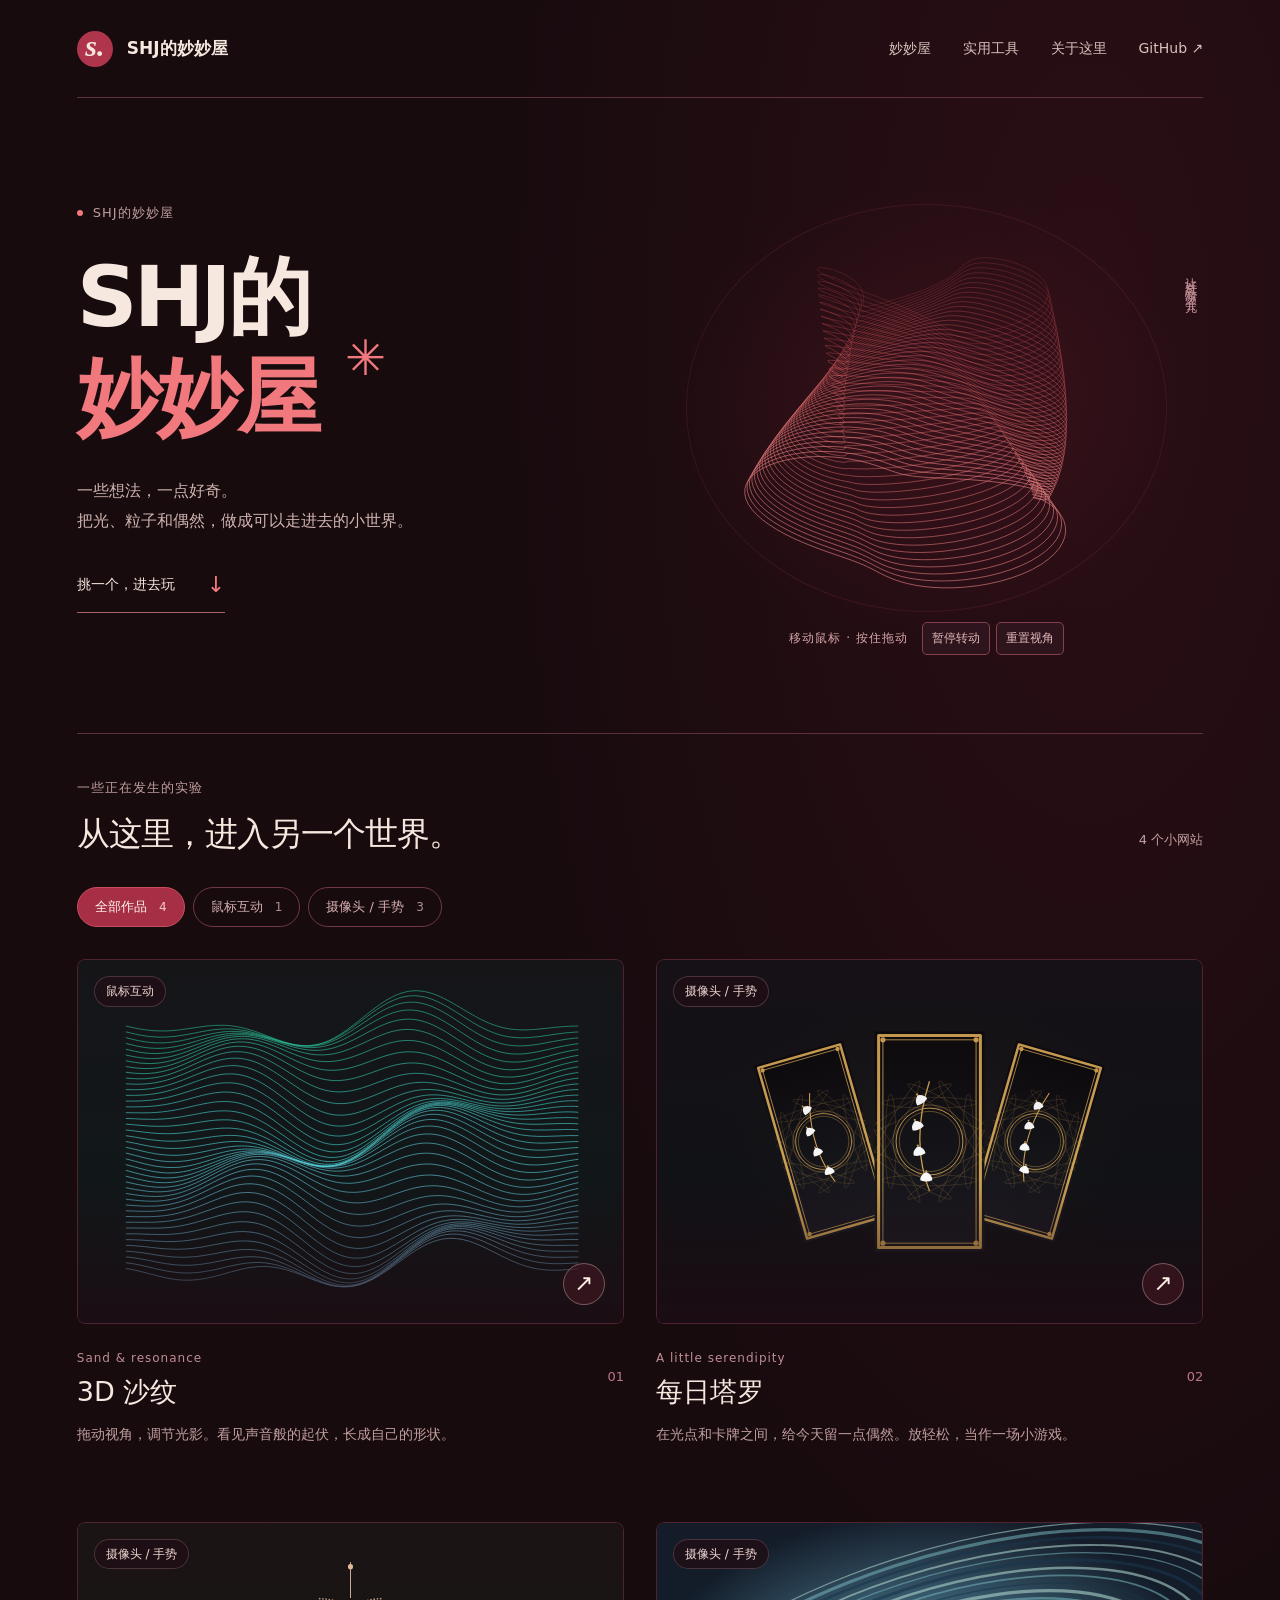
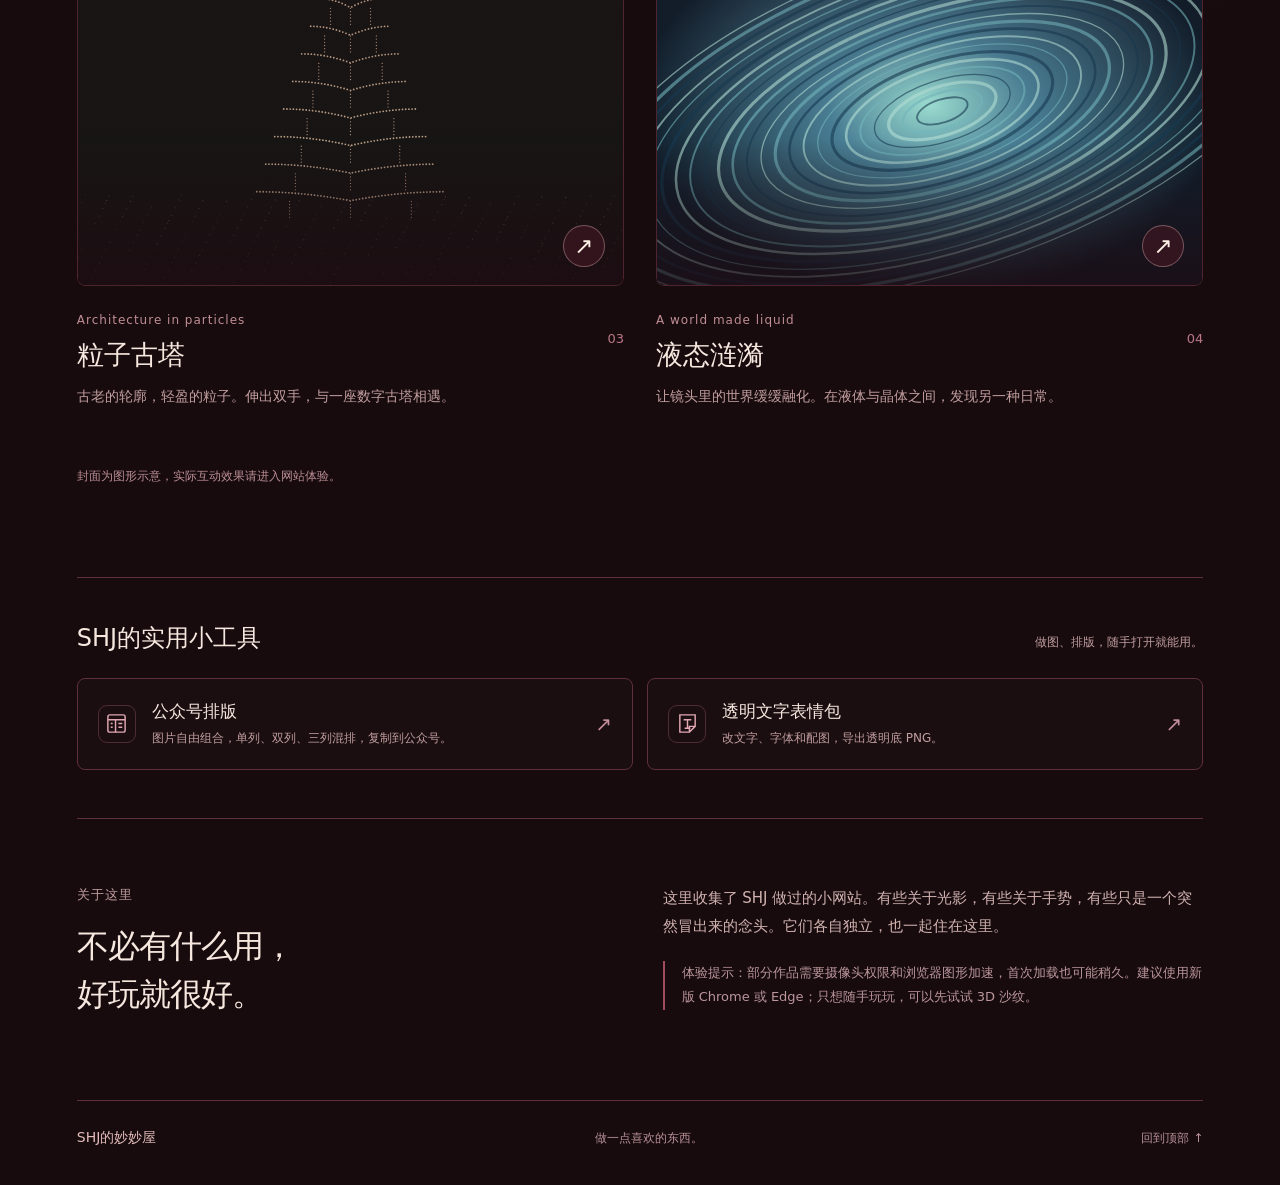
<file: index.html>
<!doctype html>
<html lang="zh-CN">
<head>
  <meta charset="utf-8">
  <meta name="viewport" content="width=device-width, initial-scale=1">
  <title>SHJ的妙妙屋</title>
  <meta name="description" content="SHJ 的互动实验收藏：3D 沙纹、每日塔罗、粒子古塔与液态涟漪。挑一个小世界，进去玩一会儿。">
  <meta name="theme-color" content="#170b0e">
  <link rel="icon" href="assets/favicon.svg" type="image/svg+xml">
  <link rel="stylesheet" href="assets/home.css">
  <script type="module" src="assets/home.js"></script>

  <style>
    .toolbox { border-top: 1px solid var(--line); padding: 42px 0 48px; }
    .toolbox-heading { display:flex; align-items:baseline; justify-content:space-between; gap:16px; margin-bottom:22px; }
    .toolbox-heading h2 { font-size:24px; font-weight:500; letter-spacing:0; }
    .toolbox-heading p { font-size:12px; color:var(--muted); margin:0; }
    .toolbox-list { display:grid; grid-template-columns:repeat(2,minmax(0,1fr)); gap:14px; }
    .toolbox-link { display:flex; align-items:center; gap:16px; min-width:0; padding:20px; border:1px solid var(--line); border-radius:8px; background:#ffffff03; transition:background .2s,border-color .2s; }
    .toolbox-link:hover { background:#ffffff08; border-color:#b66b7b; }
    .toolbox-link:focus-visible { outline:2px solid #f0b5bd; outline-offset:4px; }
    .toolbox-icon { display:grid; place-items:center; flex:0 0 38px; width:38px; height:38px; color:#e2a7b2; border:1px solid #b66b7b55; border-radius:9px; }
    .toolbox-icon svg { width:23px; height:23px; }
    .toolbox-copy { flex:1; min-width:0; }
    .toolbox-copy h3 { font-size:17px; line-height:1.5; margin:0 0 4px; font-weight:500; }
    .toolbox-copy p { font-size:12px; line-height:1.7; color:var(--muted); margin:0; }
    .toolbox-arrow { font-size:20px; color:#c58e9b; }
    @media(max-width:600px){ .toolbox{padding:30px 0 36px;} .toolbox-heading{display:block;} .toolbox-heading h2{font-size:21px;margin-bottom:8px;} .toolbox-list{grid-template-columns:1fr;gap:10px;} .toolbox-link{padding:16px;} }
  </style>
</head>
<body>
  <a class="skip" href="#mmw">跳到网站列表</a>
  <div class="shell">
    <header class="header">
      <a class="brand" href="./" aria-label="SHJ的妙妙屋 首页"><span class="brand-mark" aria-hidden="true">s.</span><span>SHJ的妙妙屋</span></a>
      <nav aria-label="主导航"><a href="#mmw">妙妙屋</a><a href="#tools">实用工具</a><a href="#about">关于这里</a><a href="https://github.com/lanlingmu27-ops" target="_blank" rel="noopener noreferrer">GitHub ↗</a></nav>
    </header>
    <main>
      <section class="hero" aria-labelledby="heading">
        <div class="hero-text"><p class="eyebrow"><span></span>SHJ的妙妙屋</p><h1 id="heading">SHJ的<br><span>妙妙屋</span><i aria-hidden="true">✳</i></h1><p class="intro">一些想法，一点好奇。<br>把光、粒子和偶然，做成可以走进去的小世界。</p><a class="explore" href="#mmw">挑一个，进去玩 <span aria-hidden="true">↓</span></a></div>
        <div class="hero-art"><canvas id="field" tabindex="0" role="img" aria-label="可旋转的红色线条雕塑。移动鼠标可改变视角，按住拖动可旋转，也可使用键盘方向键。" aria-describedby="field-hint"></canvas><span class="art-note" aria-hidden="true">让好奇心游荡一会儿。</span><div class="field-footer"><span class="art-caption" id="field-hint">移动鼠标 · 按住拖动</span><div class="field-actions"><button type="button" data-field-pause aria-pressed="false" aria-controls="field">暂停转动</button><button type="button" data-field-reset aria-controls="field">重置视角</button></div></div></div>
      </section>
      <section class="worlds" id="mmw" aria-labelledby="worlds-heading">
        <div class="section-heading"><div><p class="eyebrow">一些正在发生的实验</p><h2 id="worlds-heading">从这里，进入另一个世界。</h2></div><span class="count">4 个小网站</span></div>
        <div class="gallery-toolbar"><div class="filters" role="group" aria-label="按互动方式筛选"><button class="active" data-filter="all" aria-pressed="true">全部作品 <span>4</span></button><button data-filter="mouse" aria-pressed="false">鼠标互动 <span>1</span></button><button data-filter="camera" aria-pressed="false">摄像头 / 手势 <span>3</span></button></div></div>
        <div class="grid">
          <a class="project" href="3d_sanddraw/" data-type="mouse"><div class="project-visual"><div class="project-art"><img src="assets/sand.svg" alt="青绿色波线交织成起伏的沙纹图形示意" width="900" height="600"><span class="medium">鼠标互动</span><span class="enter" aria-hidden="true">↗</span></div></div><div class="project-info"><div><span class="english">Sand & resonance</span><h3>3D 沙纹</h3></div><span class="project-number" aria-hidden="true">01</span></div><p>拖动视角，调节光影。看见声音般的起伏，长成自己的形状。</p></a>
          <a class="project" href="Daily-Luck/" data-type="camera"><div class="project-visual"><div class="project-art"><img src="assets/tarot.svg" alt="居中排列的三张塔罗牌，使用原站金色星盘与白色铃兰牌背" width="900" height="600" loading="lazy"><span class="medium">摄像头 / 手势</span><span class="enter" aria-hidden="true">↗</span></div></div><div class="project-info"><div><span class="english">A little serendipity</span><h3>每日塔罗</h3></div><span class="project-number" aria-hidden="true">02</span></div><p>在光点和卡牌之间，给今天留一点偶然。放轻松，当作一场小游戏。</p></a>
          <a class="project" href="particle-pagoda/" data-type="camera"><div class="project-visual"><div class="project-art"><img src="assets/pagoda.svg" alt="暖色光点勾勒出层层古塔的图形示意" width="900" height="600" loading="lazy"><span class="medium">摄像头 / 手势</span><span class="enter" aria-hidden="true">↗</span></div></div><div class="project-info"><div><span class="english">Architecture in particles</span><h3>粒子古塔</h3></div><span class="project-number" aria-hidden="true">03</span></div><p>古老的轮廓，轻盈的粒子。伸出双手，与一座数字古塔相遇。</p></a>
          <a class="project" href="ripples/" data-type="camera"><div class="project-visual"><div class="project-art"><img src="assets/ripples.svg" alt="蓝绿色水面上的层层涟漪图形示意" width="900" height="600" loading="lazy"><span class="medium">摄像头 / 手势</span><span class="enter" aria-hidden="true">↗</span></div></div><div class="project-info"><div><span class="english">A world made liquid</span><h3>液态涟漪</h3></div><span class="project-number" aria-hidden="true">04</span></div><p>让镜头里的世界缓缓融化。在液体与晶体之间，发现另一种日常。</p></a>
        </div><p class="results sr-only" role="status" aria-live="polite">显示全部 4 个网站</p>
        <p class="preview-note">封面为图形示意，实际互动效果请进入网站体验。</p>
      </section>
      <section class="toolbox" id="tools" aria-labelledby="tools-heading">
        <div class="toolbox-heading"><h2 id="tools-heading">SHJ的实用小工具</h2><p>做图、排版，随手打开就能用。</p></div>
        <div class="toolbox-list">
          <a class="toolbox-link" href="https://lanlingmu.github.io/gongzhonghao-paiban/" target="_blank" rel="noopener noreferrer" aria-label="打开公众号排版（新窗口）">
            <span class="toolbox-icon" aria-hidden="true"><svg viewBox="0 0 24 24" fill="none" stroke="currentColor" stroke-width="1.5"><rect x="3" y="3" width="18" height="18" rx="2"/><path d="M3 8h18M11 8v13M6 12h2M6 16h2M14 12h4M14 16h4"/></svg></span>
            <span class="toolbox-copy"><h3>公众号排版</h3><p>图片自由组合，单列、双列、三列混排，复制到公众号。</p></span><span class="toolbox-arrow" aria-hidden="true">↗</span>
          </a>
          <a class="toolbox-link" href="https://lanlingmu.github.io/custom-text-sticker/" target="_blank" rel="noopener noreferrer" aria-label="打开透明文字表情包（新窗口）">
            <span class="toolbox-icon" aria-hidden="true"><svg viewBox="0 0 24 24" fill="none" stroke="currentColor" stroke-width="1.5"><path d="M4 3h16v12l-6 6H4zM14 21v-6h6M8 8h8M12 8v9M9 17h6"/></svg></span>
            <span class="toolbox-copy"><h3>透明文字表情包</h3><p>改文字、字体和配图，导出透明底 PNG。</p></span><span class="toolbox-arrow" aria-hidden="true">↗</span>
          </a>
        </div>
      </section>
      <section class="about" id="about" aria-labelledby="about-heading"><div><p class="eyebrow">关于这里</p><h2 id="about-heading">不必有什么用，<br>好玩就很好。</h2></div><div class="about-copy"><p>这里收集了 SHJ 做过的小网站。有些关于光影，有些关于手势，有些只是一个突然冒出来的念头。它们各自独立，也一起住在这里。</p><p class="tip">体验提示：部分作品需要摄像头权限和浏览器图形加速，首次加载也可能稍久。建议使用新版 Chrome 或 Edge；只想随手玩玩，可以先试试 3D 沙纹。</p></div></section>
    </main>
    <footer><a class="footer-brand" href="./">SHJ的妙妙屋</a><p>做一点喜欢的东西。</p><a href="#heading">回到顶部 ↑</a></footer>
  </div>
</body>
</html>
</file>
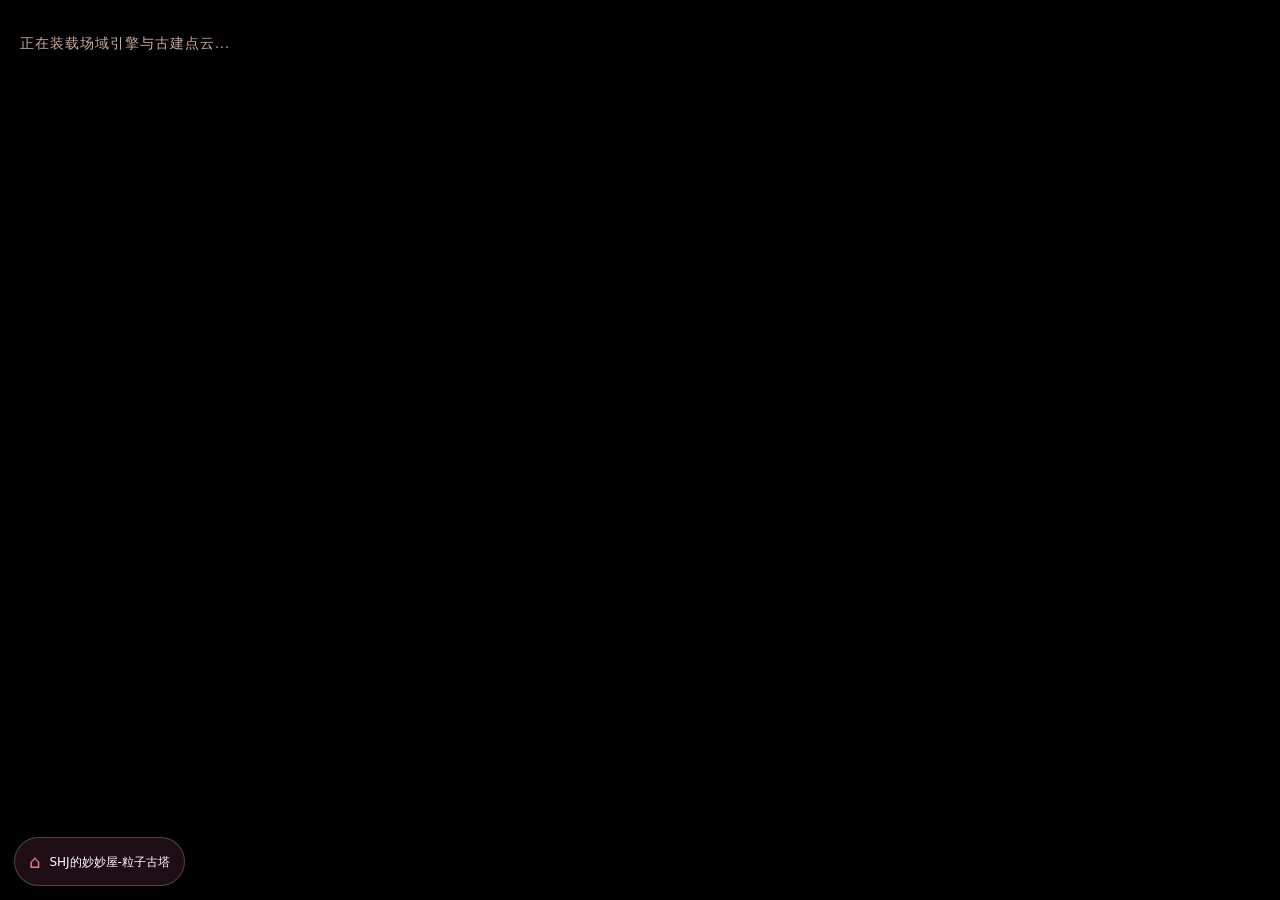
<file: particle-pagoda/index.html>
<!DOCTYPE html>
<html lang="zh-CN">
<head>
  <meta charset="UTF-8">
  <title>SHJ的妙妙屋-粒子古塔</title>
  <style>
    body, html { margin: 0; padding: 0; width: 100%; height: 100%; background: #000; overflow: hidden; font-family: sans-serif; }
    #video-bg {
      position: absolute; top: 0; left: 0; width: 100%; height: 100%; object-fit: cover;
      /* 暗暗的、有环境感的摄像头画面 */
      filter: brightness(0.35) contrast(1.1) saturate(0.8); 
      transform: scaleX(-1);
      z-index: 0; 
      opacity: 1.0;
    }
    #webgl-canvas {
      position: absolute; top: 0; left: 0; width: 100%; height: 100%;
      z-index: 10; pointer-events: none; 
      /* 注意：坚决移除了 mix-blend-mode: screen 等一切可能导致过曝叠加的后期层叠 */
    }
    #ui-layer {
      position: absolute; top: 20px; left: 20px;
      color: #ccaa99; font-size: 0.9rem; letter-spacing: 1px;
      z-index: 20; transition: opacity 1.5s ease;
    }
  </style>
<meta name="viewport" content="width=device-width, initial-scale=1">
<meta name="description" content="伸出双手，走进一座由粒子与场域构成的古塔。">
<link rel="icon" href="../assets/favicon.svg" type="image/svg+xml">
<link rel="stylesheet" href="../assets/site-nav.css">
</head>
<body>
<a class="shj-home" href="../" aria-label="返回总站：SHJ的妙妙屋"><span aria-hidden="true">⌂</span><span>SHJ的妙妙屋-粒子古塔</span></a>
  <video id="video-bg" autoPlay playsInline></video>
  <canvas id="webgl-canvas"></canvas>
  <div id="ui-layer">
    <p id="ui-status">正在装载场域引擎与古建点云...</p>
  </div>

  <script type="module">
    import * as THREE from 'https://esm.sh/three@0.160.0';
    import { GPUComputationRenderer } from 'https://esm.sh/three@0.160.0/examples/jsm/misc/GPUComputationRenderer.js';
    import { HandLandmarker, FilesetResolver } from 'https://esm.sh/@mediapipe/tasks-vision@0.10.3';

    const video = document.getElementById('video-bg');
    const canvas = document.getElementById('webgl-canvas');
    const uiLayer = document.getElementById('ui-layer');
    const uiStatus = document.getElementById('ui-status');

    let engine = null;
    let landmarker = null;
    
    // ==========================================
    // 1. WebGL & GPGPU Shader Constants
    // ==========================================
    // 精准控制在 1048576 粒子，赋予水乡无与伦比的厚重且精细细腻的建筑点云
    const TEXT_SIZE = 1024; 
    const PARTICLE_COUNT = TEXT_SIZE * TEXT_SIZE;

    // 基本的位置更新：从Velocity读取速度叠加
    const positionShader = `
      uniform float deltaTime;
      void main() {
        vec2 uv = gl_FragCoord.xy / resolution.xy;
        vec4 tmpPos = texture2D(texturePosition, uv);
        vec3 vel = texture2D(textureVelocity, uv).xyz;
        vec3 pos = tmpPos.xyz + vel * deltaTime;
        gl_FragColor = vec4(pos, tmpPos.w); // 保留 w 轴存储的基础特征标志位
      }
    `;

    // 核心物理引擎：SDF 遮罩，高度映射，Curl Noise，Spring-Damper
    const velocityShader = `
      uniform float deltaTime;
      uniform float time;
      uniform sampler2D textureTarget; // 全局静态古建点云坐标
      
      uniform vec3 handPos1;
      uniform float handActive1;
      uniform vec3 handPos2;
      uniform float handActive2;
      
      // ========================================================
      // 1. SIMPLEX & CURL NOISE 取样算法 (用于模拟流体飘散效果)
      // ========================================================
      vec4 mod289(vec4 x) { return x - floor(x * (1.0 / 289.0)) * 289.0; }
      float mod289(float x) { return x - floor(x * (1.0 / 289.0)) * 289.0; }
      vec4 permute(vec4 x) { return mod289(((x*34.0)+1.0)*x); }
      float permute(float x) { return mod289(((x*34.0)+1.0)*x); }
      vec4 taylorInvSqrt(vec4 r) { return 1.79284291400159 - 0.85373472095314 * r; }
      
      float snoise(vec3 v) {
        const vec2  C = vec2(1.0/6.0, 1.0/3.0) ;
        const vec4  D = vec4(0.0, 0.5, 1.0, 2.0);
        vec3 i  = floor(v + dot(v, C.yyy) );
        vec3 x0 = v - i + dot(i, C.xxx) ;
        vec3 g = step(x0.yzx, x0.xyz);
        vec3 l = 1.0 - g;
        vec3 i1 = min( g.xyz, l.zxy );
        vec3 i2 = max( g.xyz, l.zxy );
        vec3 x1 = x0 - i1 + C.xxx;
        vec3 x2 = x0 - i2 + C.yyy;
        vec3 x3 = x0 - D.yyy;
        i = i - floor(i * (1.0 / 289.0)) * 289.0;
        vec4 p = permute( permute( permute( 
                  i.z + vec4(0.0, i1.z, i2.z, 1.0 ))
                + i.y + vec4(0.0, i1.y, i2.y, 1.0 )) 
                + i.x + vec4(0.0, i1.x, i2.x, 1.0 ));
        float n_ = 0.142857142857;
        vec3  ns = n_ * D.wyz - D.xzx;
        vec4 j = p - 49.0 * floor(p * ns.z * ns.z);
        vec4 x_ = floor(j * ns.z);
        vec4 y_ = floor(j - 7.0 * x_ );
        vec4 x = x_ *ns.x + ns.yyyy;
        vec4 y = y_ *ns.x + ns.yyyy;
        vec4 h = 1.0 - abs(x) - abs(y);
        vec4 b0 = vec4( x.xy, y.xy );
        vec4 b1 = vec4( x.zw, y.zw );
        vec4 s0 = floor(b0)*2.0 + 1.0;
        vec4 s1 = floor(b1)*2.0 + 1.0;
        vec4 sh = -step(h, vec4(0.0));
        vec4 a0 = b0.xzyw + s0.xzyw*sh.xxyy ;
        vec4 a1 = b1.xzyw + s1.xzyw*sh.zzww ;
        vec3 p0 = vec3(a0.xy,h.x);
        vec3 p1 = vec3(a0.zw,h.y);
        vec3 p2 = vec3(a1.xy,h.z);
        vec3 p3 = vec3(a1.zw,h.w);
        vec4 norm = taylorInvSqrt(vec4(dot(p0,p0), dot(p1,p1), dot(p2, p2), dot(p3,p3)));
        p0 *= norm.x; p1 *= norm.y; p2 *= norm.z; p3 *= norm.w;
        vec4 m = max(0.6 - vec4(dot(x0,x0), dot(x1,x1), dot(x2,x2), dot(x3,x3)), 0.0);
        m = m * m;
        return 42.0 * dot( m*m, vec4( dot(p0,x0), dot(p1,x1), dot(p2,x2), dot(p3,x3) ) );
      }
      
      vec3 snoiseVec3(vec3 x){
        return vec3( snoise(x), snoise(x + vec3(19.1, 33.4, 47.2)), snoise(x + vec3(74.2, 124.5, 99.4)) );
      }

      vec3 curlNoise(vec3 p) {
        const float e = 0.1;
        vec3 dx = vec3(e, 0.0, 0.0), dy = vec3(0.0, e, 0.0), dz = vec3(0.0, 0.0, e);
        vec3 p_x0 = snoiseVec3(p - dx), p_x1 = snoiseVec3(p + dx);
        vec3 p_y0 = snoiseVec3(p - dy), p_y1 = snoiseVec3(p + dy);
        vec3 p_z0 = snoiseVec3(p - dz), p_z1 = snoiseVec3(p + dz);
        float x = p_y1.z - p_y0.z - p_z1.y + p_z0.y;
        float y = p_z1.x - p_z0.x - p_x1.z + p_x0.z;
        float z = p_x1.y - p_x0.y - p_y1.x + p_y0.x;
        return normalize(vec3(x, y, z));
      }

      void main() {
          vec2 uv = gl_FragCoord.xy / resolution.xy;
          vec3 pos = texture2D(texturePosition, uv).xyz;
          vec3 vel = texture2D(textureVelocity, uv).xyz;
          
          // 获取当前计算的粒子，它【原本在古建中的永久归宿坐标】
          vec4 targetData = texture2D(textureTarget, uv);
          vec3 targetPos = targetData.xyz;
          
          // ========================================================
          // 2. SDF Field Mask (遮罩激活逻辑)
          // ========================================================
          // 通过判断粒子的 targetPos 与手坐标 在 X-Z 平面的距离，计算激活权重
          float influence1 = 0.0;
          float influence2 = 0.0;
          float maskRadius = 12.0; // 进一步收缩引力场半径，实现局部建筑受控
          
          if (handActive1 > 0.5) {
              float dist1 = distance(targetPos.xz, handPos1.xz);
              influence1 = 1.0 - smoothstep(maskRadius * 0.2, maskRadius, dist1);
          }
          if (handActive2 > 0.5) {
              float dist2 = distance(targetPos.xz, handPos2.xz);
              influence2 = 1.0 - smoothstep(maskRadius * 0.2, maskRadius, dist2);
          }
          float totalInfluence = clamp(influence1 + influence2, 0.0, 1.0);
          
          // ========================================================
          // 3. Dynamic Y-Axis Mapping (动态高度映射)
          // ========================================================
          // 建筑被激活时，恢复为坚固不可波动的古城墙（不再随手部高度波动）
          float baseGround = -3.5; 
          float relativeYHeight = targetPos.y - baseGround;
          
          float finalMappedHeight = relativeYHeight;
          if (totalInfluence > 0.05) {
              float weight1 = influence1 / max(influence1 + influence2, 0.001);
              float weight2 = influence2 / max(influence1 + influence2, 0.001);
              
              // 提取手中心高度：不产生平移，而是让建筑根基不动、整体“拔地而起”长高
              float lift1 = clamp((handPos1.y + 2.5) / 5.0, 0.0, 1.0); 
              float lift2 = clamp((handPos2.y + 2.5) / 5.0, 0.0, 1.0);
              
              // 将手的高度映射为拉伸比例，并强制封顶为 1.0（建筑完整后不再被拔高）
              float scale1 = min(mix(0.0, 1.2, lift1), 1.0);
              float scale2 = min(mix(0.0, 1.2, lift2), 1.0);
              float handScaleOffset = (scale1 * weight1 + scale2 * weight2); 
              
              // 与手掌高度同步绑定拉伸，完整成型后高度不再受影响
              finalMappedHeight = relativeYHeight * handScaleOffset;
          }
          
          // 这是被遮罩处理后的【绝对刚性终点坐标】，直接改变了伸展的物理高度，而非强行搬动整个屋子
          vec3 dynamicTarget = vec3(targetPos.x, baseGround + finalMappedHeight, targetPos.z);
          
          // 强制安全顶盖，确保绝对不超出屏幕
          dynamicTarget.y = min(dynamicTarget.y, 4.0);
          
          // ========================================================
          // 4. Rigid Tracking & Collapsing Physics (刚性追踪与塌陷)
          // ========================================================
          vec3 force = vec3(0.0);
          float damping = 0.0;
          
          if (totalInfluence > 0.05) {
              // 活跃状态：采用绝对刚性的固定引力，去除所有由 totalInfluence 造成的渐变波浪！
              vec3 dir = dynamicTarget - pos;
              force += dir * 150.0; // 固定引力参数，所有建筑零件同步刚性平移
              
              // 极强阻尼，形成无弹性、完全一致的平展运动，毫无果冻效应
              damping = 0.20;
          } else {
              // 塌陷状态：粒子被抛离遮罩，失去结构拉力，迅速塌陷变成流体流沙
              vec3 cNoise = curlNoise(pos * 0.3 + time * 0.5) * 8.0; 
              vec3 gravity = vec3(0.0, -12.0, 0.0); // 强坠落感
              force += gravity + cNoise;
              
              // 为了避免粒子永远飞走流失，引入一种极微弱的中心牵引回到它 XZ 附近的地面
              vec3 groundTarget = vec3(targetPos.x, baseGround - 2.0, targetPos.z);
              force += (groundTarget - pos) * 0.8; 
              
              // 塌陷时阻力极小，让散沙丝滑飞舞
              damping = 0.98;
          }
          
          // 更新速度模型
          vel += force * deltaTime;
          vel *= damping;
          
          // 极度严厉的地板碰撞模拟堆积灰尘感
          if (pos.y < baseGround - 1.0 && totalInfluence < 0.05) {
              vel.y *= -0.2; // 吸收弹跳
              vel.xz *= 0.85; // 地面摩擦极大
          }
          
          // 硬速度上限以防爆破穿模
          float limit = mix(15.0, 45.0, totalInfluence);
          if (length(vel) > limit) vel = normalize(vel) * limit;

          gl_FragColor = vec4(vel, 1.0);
      }
    `;

    // 顶点着色器：解析语义ID(w维度)，分配对应特征颜色和具有透视的大小厚度。
    const particleVert = `
      uniform sampler2D texturePosition;
      uniform sampler2D textureTarget;
      uniform float pointSize;

      varying vec3 vColor;
      varying float vAlpha;
      attribute vec2 uvAnim;

      float rand(vec2 co){ return fract(sin(dot(co, vec2(12.9898,78.233))) * 43758.5453); }

      void main() {
          vec4 pos = texture2D(texturePosition, uvAnim);
          vec4 targetData = texture2D(textureTarget, uvAnim);
          float semanticId = targetData.w; // 解析预存的建筑特征ID
          
          vec4 mvPosition = modelViewMatrix * vec4(pos.xyz, 1.0);
          gl_Position = projectionMatrix * mvPosition;
          
          float baseSize = pointSize;
          float r = rand(uvAnim);
          
          // 颜色体系更为明眸亮丽，极具江南古建的丰富多彩与厚重感
          vec3 colDarkRed = vec3(0.55, 0.15, 0.20);   // 明艳绛红 (重色底座)
          vec3 colVermilion = vec3(0.95, 0.25, 0.15); // 朱砂红 (主外墙)
          vec3 colWood = vec3(0.60, 0.35, 0.20);      // 明亮檀木 (粗壮柱体/窗棂)
          vec3 colCyan = vec3(0.25, 0.65, 0.55);      // 鲜亮青黛 (屋顶瓦当/水面倒影)
          vec3 colInk = vec3(0.85, 0.90, 0.95);       // 明亮白墙灰瓦 
          vec3 colGold = vec3(1.00, 0.85, 0.30);      // 闪耀描金 (檐角星芒)
          
          float tAlpha = 0.05;

          // 根据特征赋予粒子极具区分度的粗细、色彩和显眼程度，塑造丰富建筑细节
          if (semanticId > 0.5 && semanticId < 1.5) {
              // 1.0 Roof 深沉黛瓦屋顶 - 青墨色交织
              vColor = mix(colCyan, vec3(0.2, 0.35, 0.45), r * 0.8);
              baseSize *= mix(0.6, 1.2, r); // 瓦片大小起伏，比之前略大
              tAlpha = 0.25;
          } else if (semanticId > 1.5 && semanticId < 2.5) {
              // 2.0 Walls 斑驳白墙 - 细碎沧桑
              vColor = mix(colInk, vec3(0.6, 0.65, 0.7), r);
              baseSize *= mix(0.4, 0.8, r); // 墙壁细沙化
              tAlpha = 0.15;
          } else if (semanticId > 2.5 && semanticId < 3.5) {
              // 3.0 Pillars 粗壮的沉木圆柱
              vColor = mix(colWood, colDarkRed, r);
              baseSize *= mix(1.2, 2.0, r); // 木柱粗大霸道，强调承重感
              tAlpha = 0.3;
          } else if (semanticId > 3.5 && semanticId < 4.5) {
              // 4.0 Eaves 飞檐翘角，穿插古雅朱红与描金
              vColor = mix(colVermilion, colGold, r);
              baseSize *= mix(1.4, 2.4, r); // 夸张的翼角，粒子极大
              tAlpha = 0.35;
          } else if (semanticId > 4.5 && semanticId < 5.5) {
              // 5.0 Windows/Doors 花格窗与木门，透出隐约暖灯
              vColor = mix(colWood, vec3(0.95, 0.65, 0.25), r);
              baseSize *= mix(0.6, 1.2, r); // 细腻的棂条感
              tAlpha = 0.25;
          } else {
              // 0.0 Ambient 悬浮的江水底色与游离微尘
              vColor = mix(vec3(0.1, 0.2, 0.3), colCyan, r);
              baseSize *= mix(0.2, 0.5, r);
              tAlpha = 0.08;
          }
          
          // 适度增加体积，避免过度透空
          gl_PointSize = baseSize * (22.0 / -mvPosition.z);
          
          // 过远处的建筑逐渐雾化消隐
          float distSq = dot(targetData.xz, targetData.xz);
          float fade = smoothstep(600.0, 200.0, distSq);
          
          vAlpha = tAlpha * fade;
      }
    `;

    // Fragment：经典圆形模糊点
    const particleFrag = `
      varying vec3 vColor;
      varying float vAlpha;

      void main() {
          float d = length(gl_PointCoord - vec2(0.5));
          if (d > 0.5) discard;
          float a = smoothstep(0.5, 0.1, d) * vAlpha;
          gl_FragColor = vec4(vColor, a);
      }
    `;

    // ==========================================
    // 2. Application Core (Town Generator & GPGPU)
    // ==========================================
    class Engine {
        constructor(canvas) {
            this.renderer = new THREE.WebGLRenderer({ canvas, antialias: true, alpha: true });
            this.renderer.setSize(window.innerWidth, window.innerHeight);
            this.renderer.setPixelRatio(Math.min(window.devicePixelRatio, 2));
            
            this.scene = new THREE.Scene();
            // 摄像机极大地后退与抬高，提供辽阔的俯瞰水乡宏大视野
            this.camera = new THREE.PerspectiveCamera(55, window.innerWidth / window.innerHeight, 0.1, 200);
            this.camera.position.set(0, 8, 28); 
            this.camera.lookAt(0, -4, 0);
            
            this.clock = new THREE.Clock();
            
            // Interaction State Variables 
            this.rawHand1 = new THREE.Vector3(0, -10, 0);
            this.targetActive1 = 0.0;
            this.smoothedHand1 = new THREE.Vector3(0, -10, 0);
            this.smoothedActive1 = 0.0;

            this.rawHand2 = new THREE.Vector3(0, -10, 0);
            this.targetActive2 = 0.0;
            this.smoothedHand2 = new THREE.Vector3(0, -10, 0);
            this.smoothedActive2 = 0.0;

            this.initGPGPU();
            this.initParticles();
            
            window.addEventListener('resize', () => {
                this.camera.aspect = window.innerWidth / window.innerHeight;
                this.camera.updateProjectionMatrix();
                this.renderer.setSize(window.innerWidth, window.innerHeight);
            });
        }

        // ==========================================
        // 算法：生成全局静态古建点阵图数据 (Global Static Point Cloud)
        // ==========================================
        generateTownCloud(data) {
            let offset = 0;
            const limit = data.length;
            
            const addPoints = (count, generator) => {
                for (let i = 0; i < count && offset < limit; i++) {
                    const pt = generator();
                    data[offset++] = pt.x;
                    data[offset++] = pt.y;
                    data[offset++] = pt.z;
                    data[offset++] = pt.w; // Semantic ID 
                }
            };

            // 核心复合建筑生成器：能生成歇山顶大殿、江南民居、多层阁楼塔与八角亭
            const addBuilding = (count, cx, cz, xw, zw, floors, style="house") => {
                const isPagoda = style === "pagoda";
                const isPavilion = style === "pavilion";
                
                let roofP = 0.35, wallP = 0.25, pillarP = 0.20, detailP = 0.20;
                if (isPavilion) { roofP = 0.50; wallP = 0.0; pillarP = 0.40; detailP = 0.10; }
                
                addPoints(count, () => {
                    const r = Math.random();
                    let x = 0, y = 0, z = 0, w = 1.0;
                    
                    const currentFloor = Math.floor(Math.random() * floors);
                    const floorH = 1.6;
                    const groundY = currentFloor * floorH;
                    
                    // 塔形建筑逐层收分递减
                    let localXw = xw * (isPagoda ? Math.pow(0.85, currentFloor) : 1.0);
                    let localZw = zw * (isPagoda ? Math.pow(0.85, currentFloor) : 1.0);
                    if (isPavilion) { localXw = xw; localZw = zw; }
                    
                    if (r < roofP) {
                        // 1.0 Roof 黛瓦屋面倒影区
                        const px = (Math.random() - 0.5) * localXw * 1.4;
                        const pz = (Math.random() - 0.5) * localZw * 1.4;
                        x = px; z = pz;
                        
                        // 优美的中式屋脊下凹抛物曲线
                        const maxNorm = Math.max(Math.abs(px)/(localXw*0.7), Math.abs(pz)/(localZw*0.7));
                        const curve = Math.pow(maxNorm, 1.8); 
                        y = groundY + floorH + (1.0 - curve) * 1.2;
                        
                        w = 1.0; // Roof Semantic
                        
                        // 4.0 Eaves 飞檐翘角，集中在边缘
                        if (maxNorm > 0.85) {
                            w = 4.0;
                            const cornerDist = (Math.abs(px)/(localXw*0.7)) * (Math.abs(pz)/(localZw*0.7));
                            y += cornerDist * 0.9; // 夸张的翼角起翘
                        }
                    } 
                    else if (r < roofP + wallP) {
                        // 2.0 Walls 白墙
                        y = groundY + Math.random() * floorH;
                        if (Math.random() > 0.5) { x = (Math.random()-0.5)*localXw; z = (Math.random()>0.5?1:-1)*localZw*0.5; }
                        else { z = (Math.random()-0.5)*localZw; x = (Math.random()>0.5?1:-1)*localXw*0.5; }
                        w = 2.0;
                    } 
                    else if (r < roofP + wallP + pillarP) {
                        // 3.0 Pillars 承重实木圆柱 (四角分布)
                        y = groundY + Math.random() * floorH;
                        x = (Math.random()>0.5?1:-1)*localXw*0.48;
                        z = (Math.random()>0.5?1:-1)*localZw*0.48;
                        x += (Math.random() - 0.5) * 0.15; // 轻微粗细
                        z += (Math.random() - 0.5) * 0.15;
                        w = 3.0; // Pillar Semantic
                    } 
                    else {
                        // 5.0 Windows / Doors 窗棂、雕花门框
                        w = 5.0; 
                        y = groundY + Math.random() * (floorH * 0.6) + 0.2; // 留出勒脚墙裙高度
                        if (Math.random() > 0.5) {
                            x = (Math.random()-0.5)*localXw*0.6;
                            z = (Math.random()>0.5?1:-1)*localZw*0.52;
                            x = Math.floor(x * 6.0) / 6.0; // 形成强烈的网格窗花纹理
                        } else {
                            z = (Math.random()-0.5)*localZw*0.6;
                            x = (Math.random()>0.5?1:-1)*localXw*0.52;
                            z = Math.floor(z * 6.0) / 6.0;
                        }
                        y = Math.floor(y * 8.0) / 8.0; // 横向窗格条纹
                    }
                    return { x: cx+x, y: y-3.5, z: cz+z, w: w };
                });
            };

            // 浩大的水乡连片城镇点阵拓扑布局
            const total = PARTICLE_COUNT;
            
            // 中央核心太极广场与主体巨塔
            addBuilding(Math.floor(total * 0.08), 0, 0, 4.5, 4.5, 5, "pagoda");
            
            // 八大主轴侧殿 / 周围标志性楼阁
            addBuilding(Math.floor(total * 0.03), -5.5, -3.5, 3.2, 2.5, 3, "pagoda");
            addBuilding(Math.floor(total * 0.03), 5.5, -3.5, 3.2, 2.5, 3, "pagoda");
            addBuilding(Math.floor(total * 0.03), -4.0, 4.0, 2.8, 3.5, 2, "house");
            addBuilding(Math.floor(total * 0.03), 4.0, 4.0, 2.8, 3.5, 2, "house");
            addBuilding(Math.floor(total * 0.03), -7.0, 1.0, 3.0, 2.0, 3, "pagoda");
            addBuilding(Math.floor(total * 0.03), 7.0, 1.0, 3.0, 2.0, 3, "pagoda");
            addBuilding(Math.floor(total * 0.03), 0.0, -6.0, 4.0, 2.5, 2, "house");
            addBuilding(Math.floor(total * 0.03), 0.0, 5.5, 4.0, 2.5, 2, "house");
            
            // 前景错落建筑群（近处特写，增加画面纵深感）
            addBuilding(Math.floor(total * 0.025), -6.0, 9.0, 3.5, 2.5, 2, "house");
            addBuilding(Math.floor(total * 0.025), 5.0, 10.0, 3.0, 3.0, 2, "house");
            addBuilding(Math.floor(total * 0.02), -2.0, 12.0, 2.5, 2.0, 1, "pavilion");
            addBuilding(Math.floor(total * 0.02), 3.0, 13.0, 2.5, 2.0, 1, "pavilion");
            addBuilding(Math.floor(total * 0.03), -9.0, 11.0, 3.0, 3.0, 3, "pagoda");
            addBuilding(Math.floor(total * 0.03), 8.0, 9.5, 3.5, 3.5, 3, "pagoda");

            // 漫天散布的密集中式连片民居、临水亭楼与层叠飞檐 
            // （总共循环 320 次，覆盖极其旷阔的城镇）
            let pointsPerSmallBuild = Math.floor(total * 0.0016); // 降低单体粒子数以给前景留出预算
            for(let i=0; i<320; i++) {
                const cx = (Math.random() - 0.5) * 44.0;
                const cz = (Math.random() - 0.5) * 32.0;
                
                // 避开中央区域，防过度粘连
                if (Math.abs(cx) < 5.0 && Math.abs(cz) < 5.0) continue;
                
                const randT = Math.random();
                const isPavilion = randT < 0.15;
                const isTall = randT > 0.65; // 增加多层错落阁楼
                
                const floors = isTall ? (Math.floor(Math.random()*3)+2) : (isPavilion ? 1 : Math.floor(Math.random()*2)+1);
                
                // 紧凑狭长的江南房屋，呈现鳞次栉比的街巷感
                const isHorizontal = Math.random() > 0.5;
                const xw = isHorizontal ? (1.5 + Math.random()*2.0) : (0.8 + Math.random()*1.0);
                const zw = isHorizontal ? (0.8 + Math.random()*1.0) : (1.5 + Math.random()*2.0);
                
                addBuilding(pointsPerSmallBuild, cx, cz, xw, zw, floors, isPavilion ? "pavilion" : (isTall ? "pagoda" : "house"));
            }
            
            // 将剩余最后一点粒子化作深水与大地的氛围微尘区
            const ambient = total - offset;
            addPoints(ambient, () => {
                const a = Math.random() * Math.PI * 2;
                const r = Math.random() * 30.0; // 非常远阔的结界
                return {
                    x: Math.cos(a) * r,
                    y: -3.8 + (Math.random()-0.5)*0.3,
                    z: Math.sin(a) * r,
                    w: 0.0 // Ambient ID
                };
            });
        }

        initGPGPU() {
            this.gpuCompute = new GPUComputationRenderer(TEXT_SIZE, TEXT_SIZE, this.renderer);
            
            const dtPosition = this.gpuCompute.createTexture();
            const dtVelocity = this.gpuCompute.createTexture();
            this.targetTexture = this.gpuCompute.createTexture();
            
            // 生成完美中式建筑静态定位基图
            this.generateTownCloud(this.targetTexture.image.data);
            
            // 初始时让所有粒子散落在很低的随处可见的位置。体现"从沙化到重建"
            for(let i = 0; i < dtPosition.image.data.length; i+=4) {
                // 读取 Target 作为基准参考四周散开
                const tx = this.targetTexture.image.data[i];
                const tz = this.targetTexture.image.data[i+2];
                dtPosition.image.data[i]   = tx + (Math.random()-0.5)*5.0;
                dtPosition.image.data[i+1] = -5.0 + (Math.random() * 2.0);
                dtPosition.image.data[i+2] = tz + (Math.random()-0.5)*5.0;
                dtPosition.image.data[i+3] = 1.0;
                
                dtVelocity.image.data[i] = (Math.random()-0.5)*2.0;
                dtVelocity.image.data[i+1] = 0;
                dtVelocity.image.data[i+2] = (Math.random()-0.5)*2.0;
                dtVelocity.image.data[i+3] = 1.0;
            }

            this.posVar = this.gpuCompute.addVariable('texturePosition', positionShader, dtPosition);
            this.velVar = this.gpuCompute.addVariable('textureVelocity', velocityShader, dtVelocity);

            this.gpuCompute.setVariableDependencies(this.posVar, [this.posVar, this.velVar]);
            this.gpuCompute.setVariableDependencies(this.velVar, [this.posVar, this.velVar]);

            this.velVar.material.uniforms['deltaTime'] = { value: 0.0 };
            this.velVar.material.uniforms['time'] = { value: 0.0 };
            this.velVar.material.uniforms['textureTarget'] = { value: this.targetTexture };
            
            this.velVar.material.uniforms['handPos1'] = { value: this.smoothedHand1 };
            this.velVar.material.uniforms['handActive1'] = { value: 0.0 };
            this.velVar.material.uniforms['handPos2'] = { value: this.smoothedHand2 };
            this.velVar.material.uniforms['handActive2'] = { value: 0.0 };

            this.posVar.material.uniforms['deltaTime'] = { value: 0.0 };

            this.gpuCompute.init();
        }

        initParticles() {
            const geometry = new THREE.BufferGeometry();
            const positions = new Float32Array(PARTICLE_COUNT * 3);
            const uvs = new Float32Array(PARTICLE_COUNT * 2);

            for(let i=0; i<PARTICLE_COUNT; i++) {
                const row = Math.floor(i / TEXT_SIZE);
                const col = i % TEXT_SIZE;
                uvs[i * 2] = (col + 0.5) / TEXT_SIZE;
                uvs[i * 2 + 1] = (row + 0.5) / TEXT_SIZE;
            }

            geometry.setAttribute('position', new THREE.BufferAttribute(positions, 3));
            geometry.setAttribute('uvAnim', new THREE.BufferAttribute(uvs, 2));

            this.particleUniforms = {
                texturePosition: { value: null },
                textureTarget: { value: this.targetTexture },
                // 基础尺寸控制，将配合 Vertex Shader 产生丰富大小组合
                pointSize: { value: window.devicePixelRatio * 1.3 } // 适度放大基础粒子，使颜色更加亮眼
            };

            const material = new THREE.ShaderMaterial({
                uniforms: this.particleUniforms,
                vertexShader: particleVert,
                fragmentShader: particleFrag,
                blending: THREE.NormalBlending, // 关键：禁用 AdditiveBlending 防止白热叠加燃烧，强制普通透明处理重叠产生边缘辉泽。
                depthWrite: false,      
                transparent: true,
            });

            const particles = new THREE.Points(geometry, material);
            this.scene.add(particles);
        }

        // ==========================================
        // 核心更新循环：接受手部信息映射物理世界
        // ==========================================
        updateInteraction(hands) {
            if (hands.length > 0) {
                this.targetActive1 = 1.0;
                this.rawHand1.copy(hands[0]);
            } else {
                this.targetActive1 = 0.0;
            }

            if (hands.length > 1) {
                this.targetActive2 = 1.0;
                this.rawHand2.copy(hands[1]);
            } else {
                this.targetActive2 = 0.0;
            }
        }

        render() {
            let dt = this.clock.getDelta();
            if (dt > 0.1) dt = 0.1;
            const time = this.clock.getElapsedTime();

            // Lerp 缓动双手位置和状态，防止摄像头帧率差造成的空间跳跃导致粒子物理抖动
            this.smoothedActive1 += (this.targetActive1 - this.smoothedActive1) * (dt * 5.0);
            this.smoothedActive2 += (this.targetActive2 - this.smoothedActive2) * (dt * 5.0);
            this.smoothedHand1.lerp(this.rawHand1, dt * 8.0);
            this.smoothedHand2.lerp(this.rawHand2, dt * 8.0);

            this.velVar.material.uniforms['deltaTime'].value = dt;
            this.velVar.material.uniforms['time'].value = time;
            this.velVar.material.uniforms['handActive1'].value = this.smoothedActive1;
            this.velVar.material.uniforms['handActive2'].value = this.smoothedActive2;
            
            this.posVar.material.uniforms['deltaTime'].value = dt;

            this.gpuCompute.compute();
            this.particleUniforms['texturePosition'].value = this.gpuCompute.getCurrentRenderTarget(this.posVar).texture;
            
            this.renderer.render(this.scene, this.camera);
        }
    }

    // ==========================================
    // 3. MediaPipe 神经网络手部感知入口
    // ==========================================
    async function init() {
        try {
            uiStatus.innerText = "正在装载张量网络 (MediaPipe Vision)...";
            const vision = await FilesetResolver.forVisionTasks(
                "https://cdn.jsdelivr.net/npm/@mediapipe/tasks-vision@0.10.3/wasm"
            );
            
            landmarker = await HandLandmarker.createFromOptions(vision, {
                baseOptions: {
                    modelAssetPath: "https://storage.googleapis.com/mediapipe-models/hand_landmarker/hand_landmarker/float16/1/hand_landmarker.task",
                    delegate: "GPU"
                },
                runningMode: "VIDEO",
                numHands: 2
            });
            
            uiStatus.innerText = "请授权摄像头并稍候...";
            const stream = await navigator.mediaDevices.getUserMedia({ video: { width: 1280, height: 720, facingMode: "user" } });
            video.srcObject = stream;
            
            video.addEventListener("loadeddata", () => {
                uiStatus.innerText = "准备就绪：展开手掌唤醒废墟...";
                setTimeout(() => { uiLayer.style.opacity = 0; setTimeout(() => uiLayer.style.display = 'none', 1500); }, 3500);
                
                engine = new Engine(canvas);
                
                const mapHandToWorld = (landmarks) => {
                    // 使用掌心 MCP 点作为代表点
                    const palm = landmarks[9];
                    
                    // 将视频的 XY (0 到 1) 映射展平到虚拟城池的广阔边界 (-18 到 +18) 以适应浩瀚的新镇区
                    const x = ((1.0 - palm.x) * 2 - 1) * 18.0;  
                    const y = (-(palm.y) * 2 + 1) * 8.0;       
                    const z = palm.z * -40.0 + 2.0;            
                    
                    return new THREE.Vector3(x, y, z);
                };

                let lastVideoTime = -1;
                const onFrame = () => {
                    if (video.currentTime !== lastVideoTime && video.videoWidth > 0 && video.videoHeight > 0) {
                        lastVideoTime = video.currentTime;
                        const results = landmarker.detectForVideo(video, performance.now());
                        
                        let mappedHands = [];
                        if (results.landmarks && results.landmarks.length > 0) {
                            for(let i=0; i<Math.min(2, results.landmarks.length); i++) {
                                // 可以选加张开判定逻辑，这里默认检测到手就提供遮罩位置激活
                                mappedHands.push(mapHandToWorld(results.landmarks[i]));
                            }
                        }
                        
                        engine.updateInteraction(mappedHands);
                    }
                    
                    engine.render();
                    requestAnimationFrame(onFrame);
                };
                onFrame();
            });
        } catch (e) {
            console.error(e);
            uiStatus.innerText = "链接传感器受阻：请检查摄像头权限。" + e.message;
        }
    }
    
    init();

  </script>
</body>
</html>
</file>
<file: assets/home.css>
/* Theme tokens. All colors and typography start here. */
:root {
  color-scheme: dark;
  --bg: #170b0e;
  --fg: #f7e8df;
  --muted: #c29e9f;
  --accent: #f1797e;
  --line: #60313b;
  --font: system-ui, -apple-system, "Segoe UI", "Microsoft YaHei", sans-serif;
}
* { box-sizing: border-box; }
html { scroll-behavior: smooth; scroll-padding-top: 30px; }
body { margin: 0; color: var(--fg); font: 16px/1.7 var(--font); background: radial-gradient(ellipse at 85% 12%, #51142355, transparent 40%), var(--bg); }
a { color: inherit; text-decoration: none; }
button { font: inherit; cursor: pointer; }
a, button { -webkit-tap-highlight-color: transparent; }
:where(a, button, canvas):focus-visible { outline: 2px solid var(--accent); outline-offset: 6px; }
.shell { max-width: 1440px; margin: auto; padding: 0 6%; }
.header { height: 98px; border-bottom: 1px solid var(--line); display: flex; align-items: center; justify-content: space-between; gap: 25px; }
.brand { display: flex; align-items: center; gap: 14px; font-size: 17px; font-weight: 600; }
.brand-mark { width: 36px; height: 36px; display: grid; place-items: center; border-radius: 50%; background: #ae354b; color: var(--fg); font: italic 700 30px/1 Georgia, serif; padding-bottom: 6px; }
.header nav { display: flex; gap: 32px; font-size: 14px; color: #dbc0bc; }
.header nav a:hover { color: var(--accent); }

/* Hero and interactive canvas. */
.hero { display: grid; grid-template-columns: 1fr 1fr; align-items: center; min-height: 635px; gap: 20px; padding: 48px 0 64px; }
.eyebrow { margin: 0 0 24px; font-size: 13px; letter-spacing: 1px; color: var(--muted); }
.hero .eyebrow { display: flex; align-items: center; gap: 10px; }
.eyebrow > span { width: 6px; height: 6px; background: var(--accent); border-radius: 50%; }
h1 { position: relative; width: fit-content; font-size: clamp(54px, 6.6vw, 91px); line-height: 1.18; letter-spacing: -4px; font-weight: 650; margin: 0 0 28px; }
h1 > span { color: var(--accent); }
h1 i { position: absolute; right: -65px; top: 82px; font-size: 49px; color: var(--accent); font-style: normal; font-weight: 400; }
.intro { color: #d1b4b0; font-size: 16px; line-height: 1.9; margin: 0 0 30px; }
.explore { display: inline-flex; align-items: center; gap: 32px; padding-bottom: 8px; border-bottom: 1px solid #a5636c; font-size: 14px; }
.explore span { color: var(--accent); font-size: 22px; }
.hero-art { position: relative; min-width: 0; height: 480px; background: radial-gradient(ellipse at center, #8c233a33, transparent 67%); }
.hero-art::before { content: ""; position: absolute; inset: 36px; border: 1px solid #af45532b; border-radius: 50%; pointer-events: none; }
#field { display: block; width: 100%; height: 100%; cursor: grab; touch-action: pan-y; border-radius: 18px; }
.is-dragging #field { cursor: grabbing; }
.art-note { position: absolute; right: 2px; top: 100px; writing-mode: vertical-rl; font-size: 12px; letter-spacing: 3px; color: #c18e96; pointer-events: none; }
.field-footer { position: absolute; bottom: -7px; left: 0; width: 100%; display: flex; align-items: center; justify-content: center; gap: 14px; flex-wrap: wrap; }
.art-caption { font-size: 12px; letter-spacing: 1px; color: #d7a8ac; }
.field-actions { display: flex; gap: 6px; }
.field-actions button { padding: 5px 9px; border: 1px solid #85404e; border-radius: 5px; color: #e2babb; background: #2e141c; font-size: 12px; }
.field-actions button:hover { background: #54212e; }

/* Gallery controls and interchangeable compositions. */
.worlds { padding: 43px 0 90px; border-top: 1px solid var(--line); }
.section-heading { display: flex; align-items: end; justify-content: space-between; gap: 20px; }
.section-heading .eyebrow { margin-bottom: 10px; }
h2 { font-size: clamp(25px, 2.6vw, 36px); line-height: 1.5; letter-spacing: -1px; font-weight: 500; margin: 0; }
.count { color: var(--muted); font-size: 13px; white-space: nowrap; margin-bottom: 8px; }
.gallery-toolbar { display: flex; align-items: center; justify-content: space-between; gap: 18px; margin: 28px 0 32px; flex-wrap: wrap; }
.filters { display: flex; gap: 8px; flex-wrap: wrap; }
.filters button { background: transparent; color: #d6aeb1; border: 1px solid #703744; border-radius: 30px; padding: 8px 17px; font-size: 13px; transition: background .2s, color .2s; }
.filters button > span { font-size: 12px; margin-left: 8px; opacity: .8; }
.filters button.active { background: #a72f45; border-color: #c94d61; color: #fff3ed; }
.filters button:hover:not(.active) { background: #42202b; }
.grid { display: grid; grid-template-columns: repeat(12, minmax(0, 1fr)); align-items: start; gap: 48px 32px; }
.project { min-width: 0; display: block; grid-column: span 6; }
.project[hidden] { display: none; }
.project-visual { touch-action: pan-y pinch-zoom; position: relative; aspect-ratio: 1.5; perspective: 1100px; border-radius: 8px; overflow: hidden; }
.project-art {
  --rx: 0deg; --ry: 0deg; --px: 0px; --py: 0px; --spot-x: 50%; --spot-y: 50%;
  position: relative; width: 100%; height: 100%; aspect-ratio: 1.5; overflow: hidden; isolation: isolate; pointer-events: none;
  border: 1px solid #a4515e55; border-radius: 8px; background: #260d17;
  transform: rotateX(var(--rx)) rotateY(var(--ry)); box-shadow: 0 16px 42px #0003;
}
.project-art::before { content: ""; position: absolute; inset: 0; z-index: 1; pointer-events: none; background: linear-gradient(180deg, #3d07171a, transparent 60%, #1e0a11bb); }
.project-art::after { content: ""; position: absolute; inset: 0; z-index: 2; pointer-events: none; background: radial-gradient(ellipse at var(--spot-x) var(--spot-y), #ffb3ad33, transparent 65%); opacity: 0; transition: opacity .4s; }
.project-visual.is-pointer-active .project-art::after { opacity: 1; }
.project-art img { pointer-events: none; display: block; width: 100%; height: 100%; object-fit: cover; transform: translate(var(--px), var(--py)) scale(1.06); }
.medium { pointer-events: none; position: absolute; z-index: 3; top: 16px; left: 16px; padding: 4px 11px; background: #200e16cc; border: 1px solid #e6b3b438; border-radius: 30px; font-size: 12px; color: #f0d7d1; backdrop-filter: blur(8px); }
.enter { pointer-events: none; position: absolute; z-index: 3; right: 18px; bottom: 18px; width: 42px; height: 42px; display: grid; place-items: center; border: 1px solid #f3c5c65e; border-radius: 50%; color: #fff0e6; background: #401722aa; font-size: 23px; transition: background .25s, transform .25s; }
.project-visual.is-pointer-active .enter { background: #b63851; transform: rotate(45deg); }
.project-info { display: flex; justify-content: space-between; align-items: center; padding-top: 19px; }
.english { color: #c08e95; font-size: 12px; letter-spacing: 1px; }
h3 { font-size: 27px; line-height: 1.4; font-weight: 500; margin: 3px 0 0; }
.project-number { font-size: 13px; color: #b97784; }
.project > p { min-height: 3.7em; font-size: 14px; line-height: 1.85; color: var(--muted); margin: 11px 0 0; }
.has-motion .project { opacity: 0; translate: 0 28px; transition: opacity .65s ease, translate .65s cubic-bezier(.2,.7,.2,1); }
.has-motion .project.is-visible { opacity: 1; translate: 0; }
.preview-note { color: #bb8e94; font-size: 12px; margin: 30px 0 0; }

/* Supporting content and accessibility. */
.about { border-top: 1px solid var(--line); padding: 65px 0 70px; display: grid; grid-template-columns: 1fr 1fr; gap: 45px; }
.about .eyebrow { margin-bottom: 16px; }
.about h2 { font-size: 32px; }
.about-copy p { color: #d1b2b0; font-size: 15px; margin: 0 0 20px; line-height: 1.9; }
.about-copy .tip { font-size: 13px; color: #bb969b; padding-left: 17px; border-left: 2px solid #a14b5b; }
footer { display: flex; align-items: center; justify-content: space-between; border-top: 1px solid var(--line); padding: 25px 0 35px; gap: 20px; font-size: 12px; color: #b99197; }
footer p { margin: 0; }
.footer-brand { font-size: 14px; color: #e3bbb9; }
.skip { position: absolute; left: 20px; top: -80px; z-index: 10; background: var(--accent); color: #19090d; padding: 12px; }
.skip:focus { top: 12px; }
.sr-only { position: absolute; width: 1px; height: 1px; padding: 0; overflow: hidden; clip: rect(0,0,0,0); white-space: nowrap; border: 0; }

@media (max-width: 900px) {
  .shell { padding: 0 5%; }
  .hero { min-height: 530px; }
  .hero-art { height: 390px; }
  h1 { font-size: 66px; }
  h1 i { right: -43px; top: 65px; font-size: 34px; }
  .header nav { gap: 20px; }
  .art-note { right: -4px; }
  .field-footer { gap: 8px; }
  .grid { gap: 35px 24px; }
}
@media (max-width: 600px) {
  .header { height: 78px; gap: 10px; }
  .brand { font-size: 14px; gap: 9px; }
  .brand-mark { width: 29px; height: 29px; font-size: 25px; }
  .header nav { gap: 15px; font-size: 12px; }
  .header nav a:nth-child(2) { display: none; }
  .hero { grid-template-columns: 1fr; min-height: 0; gap: 0; padding: 40px 0 45px; }
  .hero .eyebrow { font-size: 12px; margin-bottom: 19px; }
  h1 { font-size: 64px; letter-spacing: -3px; margin-bottom: 22px; }
  h1 i { top: 61px; right: -50px; font-size: 40px; }
  .intro { font-size: 14px; margin-bottom: 20px; }
  .hero-art { height: 350px; margin-top: 12px; }
  .hero-art::before { inset: 18px; }
  .art-note { top: 70px; right: 0; font-size: 12px; }
  .field-footer { bottom: -12px; }
  .art-caption { font-size: 12px; }
  .worlds { padding: 32px 0 45px; }
  .section-heading { align-items: start; }
  .section-heading h2 { font-size: 24px; max-width: 235px; }
  .section-heading .eyebrow { font-size: 12px; }
  .count { font-size: 12px; margin-top: 5px; }
  .gallery-toolbar { margin: 23px 0 25px; gap: 14px; }
  .filters { gap: 7px; }
  .filters button { font-size: 12px; padding: 7px 12px; }
  .filters button > span { margin-left: 5px; }
  .grid { grid-template-columns: 1fr; gap: 32px; }
  .grid .project { grid-column: auto; padding-top: 0; }
  .project-art { aspect-ratio: 1.5; }
  .project-info { padding-top: 14px; }
  h3 { font-size: 24px; }
  .about { grid-template-columns: 1fr; padding: 38px 0; gap: 25px; }
  .about h2 { font-size: 28px; }
  .about-copy p { font-size: 14px; }
  footer { padding: 22px 0; flex-wrap: wrap; gap: 12px; }
  footer p { display: none; }
}
@media (prefers-reduced-motion: reduce) {
  html { scroll-behavior: auto; }
  *, *::before, *::after { transition: none !important; }
  .has-motion .project { opacity: 1; translate: none; }
  .project-art { transform: none; }
}

/* Project-specific previews stay inside the same visual frame and hitbox. */
.project-preview { position: absolute; inset: 0; width: 100%; height: 100%; z-index: 0; pointer-events: none; opacity: 0; transform: translate(var(--px), var(--py)) scale(1.06); }
</file>
<file: assets/site-nav.css>
.shj-home{position:fixed;left:14px;bottom:14px;z-index:2147483646;display:inline-flex;align-items:center;gap:9px;max-width:calc(100vw - 28px);box-sizing:border-box;padding:10px 14px;border:1px solid #ffffff38;border-radius:999px;background:#230f18e8;color:#fff!important;font:12px/1.5 system-ui,-apple-system,"Microsoft YaHei",sans-serif!important;text-decoration:none!important;letter-spacing:0!important;pointer-events:auto;backdrop-filter:blur(12px);box-shadow:0 3px 20px #0003;transition:background .2s}.shj-home:hover{background:#5b2633}.shj-home:focus-visible{outline:3px solid #f1797e;outline-offset:3px}.shj-home>span:first-child{font-size:18px;color:#f1797e}.shj-home>span:last-child{overflow:hidden;text-overflow:ellipsis;white-space:nowrap}@media(max-width:480px){.shj-home{font-size:11px!important;padding:7px 11px;left:10px;bottom:max(10px,env(safe-area-inset-bottom));max-width:calc(100vw - 20px)}}
</file>
